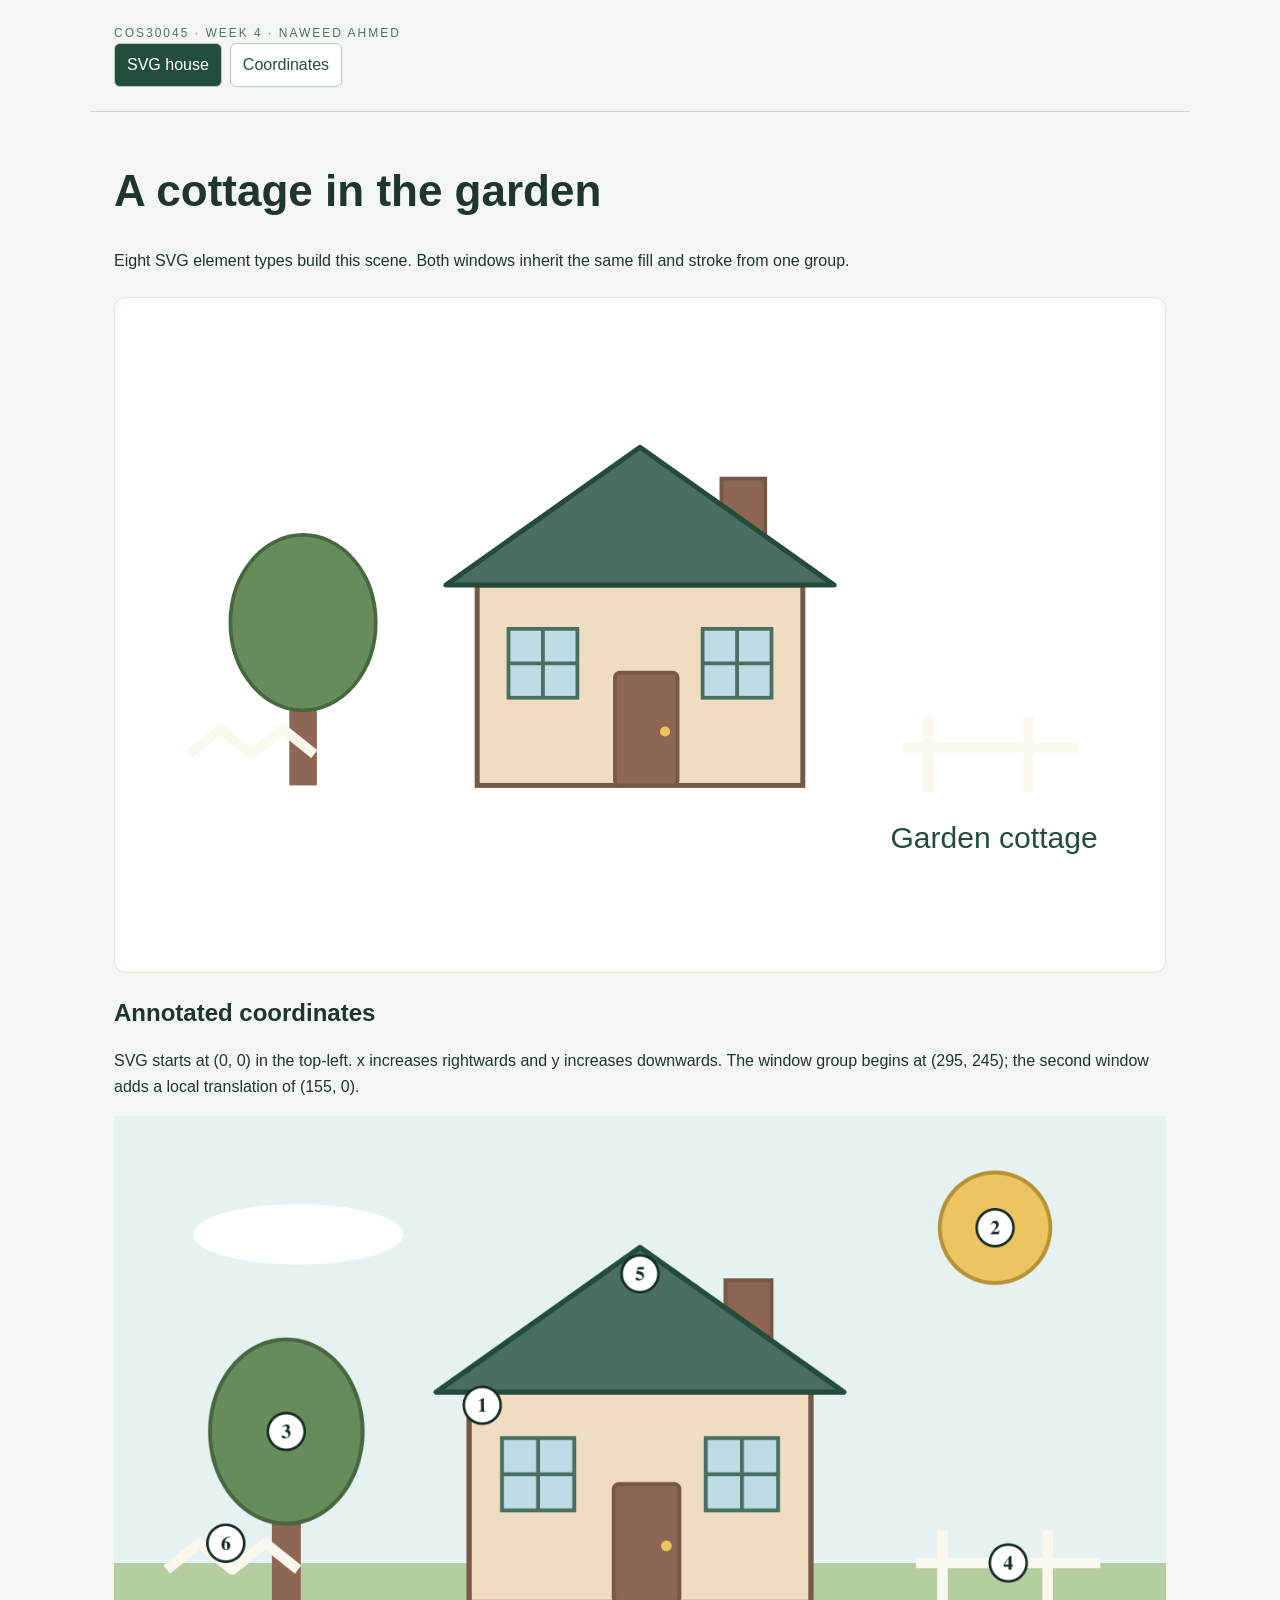
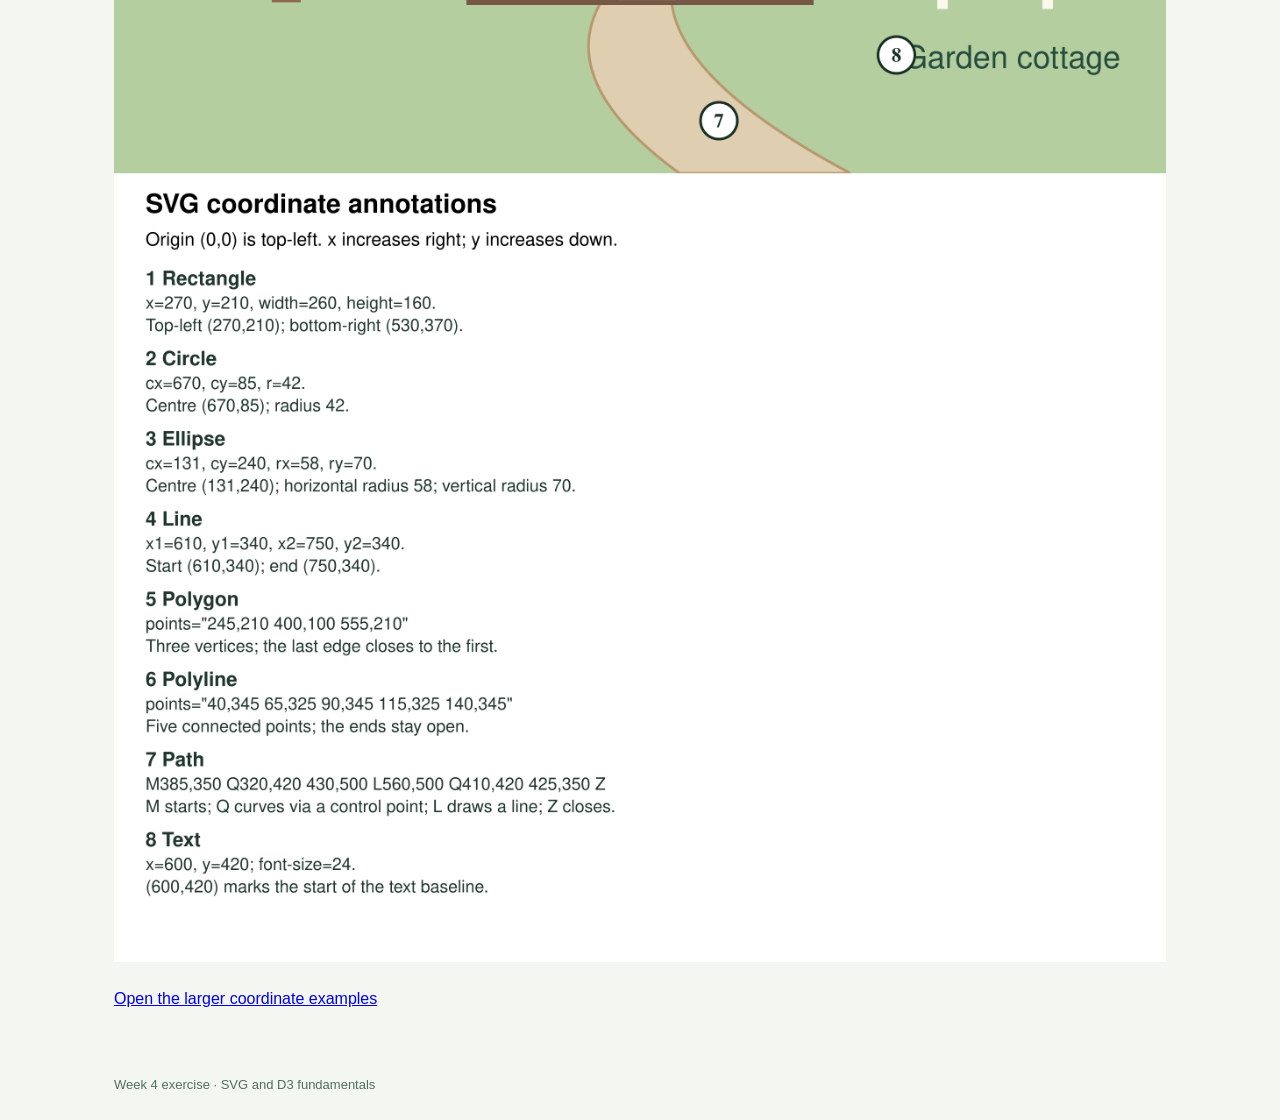
<file: exercise-4.1/index.html>
<!doctype html><html lang="en">
    <head>
        <meta charset="utf-8">
        <meta name="viewport" content="width=device-width,initial-scale=1">
        <title>Exercise 4.1 SVG house</title>
        <link rel="stylesheet" href="css/style.css">
    </head>
    <body>
        <header>
            <div class="eyebrow">COS30045 · Week 4 · Naweed Ahmed</div>
            <nav>
                <a href="index.html" aria-current="page">SVG house</a>
                <a href="annotations.html">Coordinates</a>
            </nav>
        </header>
        <main>
            <h1>A cottage in the garden</h1>
            <p>Eight SVG element types build this scene. Both windows inherit the same fill and stroke from one group.</p>
            <div class="panel">
                <svg id="house-scene" xmlns="http://www.w3.org/2000/svg" viewBox="0 0 800 500" role="img" aria-labelledby="house-title house-desc">
                    <title id="house-title">Garden cottage</title>
                    <desc id="house-desc">A cottage with two grouped windows, chimney, curved path, tree, sun, fence and garden sign.</desc>
    <rect x="270" y="210" width="260" height="160" fill="#f0dcc0" stroke="#775846" stroke-width="4"/>
    <rect x="465" y="125" width="35" height="75" fill="#8e6654" stroke="#775846" stroke-width="3"/>
    <polygon points="245,210 400,100 555,210" fill="#496f60" stroke="#234c3c" stroke-width="4" stroke-linejoin="round"/>
    <rect x="380" y="280" width="50" height="90" rx="4" fill="#8e6654" stroke="#775846" stroke-width="3"/>
    <circle cx="420" cy="327" r="4" fill="#ecc561"/>
    <g id="windows" fill="#bddce6" stroke="#496f60" stroke-width="3" transform="translate(295,245)">
        <g>
            <rect x="0" y="0" width="55" height="55"/>
            <line x1="27.5" y1="0" x2="27.5" y2="55"/>
            <line x1="0" y1="27.5" x2="55" y2="27.5"/>
        </g>
        <g transform="translate(155,0)">
            <rect x="0" y="0" width="55" height="55"/>
            <line x1="27.5" y1="0" x2="27.5" y2="55"/>
            <line x1="0" y1="27.5" x2="55" y2="27.5"/>
        </g>
    </g>
    <rect x="120" y="255" width="22" height="115" fill="#8e6654"/><ellipse cx="131" cy="240" rx="58" ry="70" fill="#678c5c" stroke="#466740" stroke-width="3"/>
    <polyline points="40,345 65,325 90,345 115,325 140,345" fill="none" stroke="#faf7ed" stroke-width="8" stroke-linejoin="round"/>
        <line x1="610" y1="340" x2="750" y2="340" stroke="#faf7ed" stroke-width="8"/>
        <line x1="630" y1="315" x2="630" y2="375" stroke="#faf7ed" stroke-width="8"/>
        <line x1="710" y1="315" x2="710" y2="375" stroke="#faf7ed" stroke-width="8"/>
        <text x="600" y="420" fill="#234c3c" font-size="24" font-family="Arial">Garden cottage</text></svg> 
    </div><h2>Annotated coordinates</h2>
    <p>SVG starts at (0, 0) in the top-left. x increases rightwards and y increases downwards. The window group begins at (295, 245); the second window adds a local translation of (155, 0).</p>
    <img src="images/coordinate-annotations.png" alt="Annotated examples of rectangle, circle, ellipse, line, polygon, polyline, path and text coordinates"><p>
        <a href="annotations.html">Open the larger coordinate examples</a></p>
</main>

<footer>Week 4 exercise · SVG and D3 fundamentals</footer>
</body>
</html>
</file>
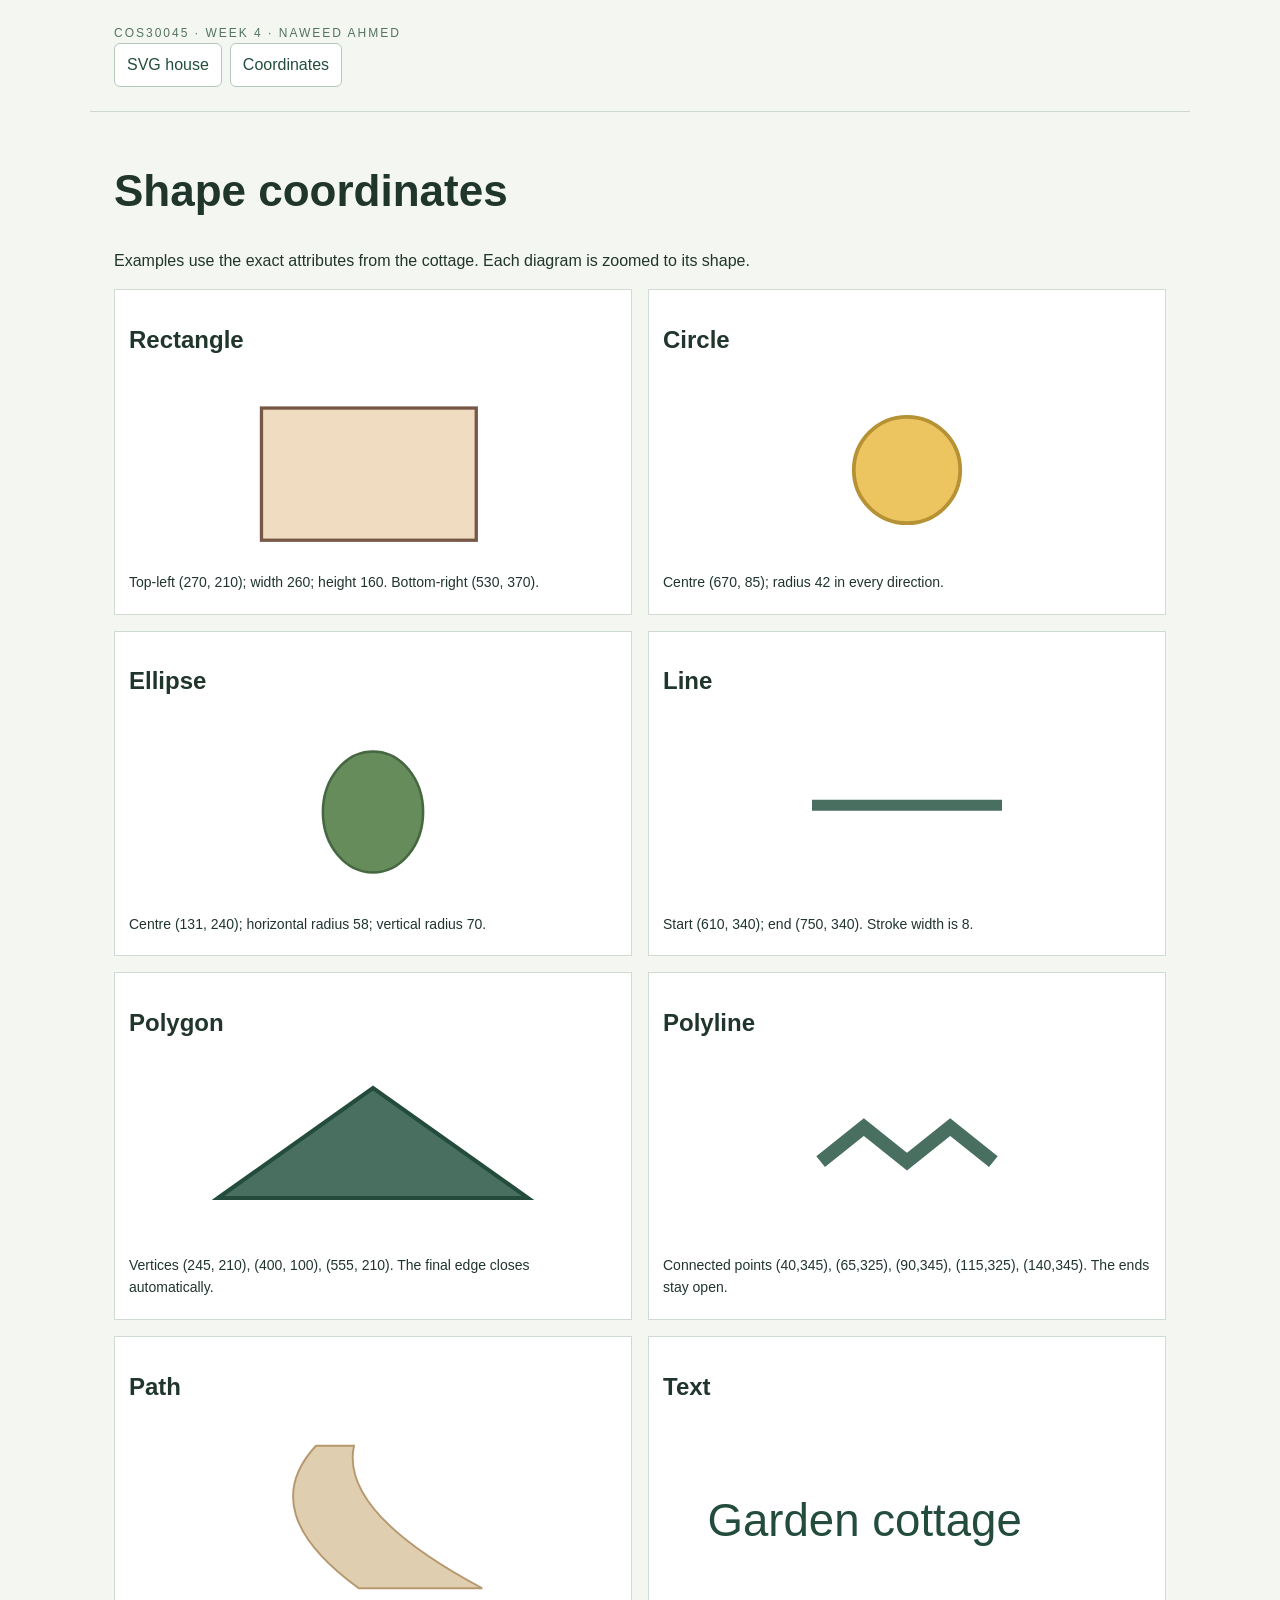
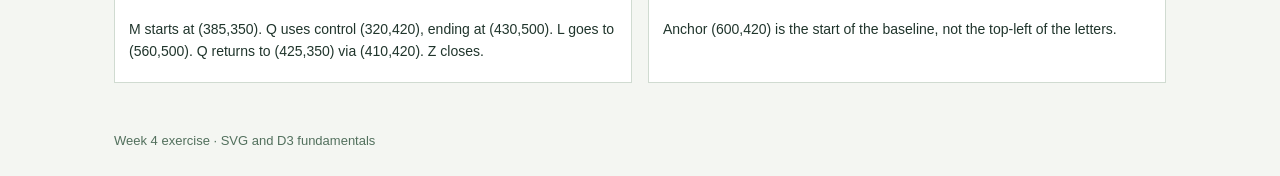
<file: exercise-4.1/annotations.html>
<!doctype html>
<html lang="en">
<head>
  <meta charset="utf-8">
  <meta name="viewport" content="width=device-width, initial-scale=1">

  <title>SVG coordinate annotations</title>

  <link rel="stylesheet" href="css/style.css">
</head>

<body>
  <header>
    <div class="eyebrow">
      COS30045 · Week 4 · Naweed Ahmed
    </div>

    <nav>
      <a href="index.html">SVG house</a>
      <a href="annotations.html">Coordinates</a>
    </nav>
  </header>

  <main>
    <h1>Shape coordinates</h1>

    <p>
      Examples use the exact attributes from the cottage.
      Each diagram is zoomed to its shape.
    </p>

    <div id="annotation-sheet" class="annotation-grid">
      <section>
        <h2>Rectangle</h2>

        <svg
          xmlns="http://www.w3.org/2000/svg"
          viewBox="230 170 350 230"
        >
          <rect
            x="270"
            y="210"
            width="260"
            height="160"
            fill="#f0dcc0"
            stroke="#775846"
            stroke-width="4"
          />
        </svg>

        <p>
          Top-left (270, 210); width 260; height 160.
          Bottom-right (530, 370).
        </p>
      </section>

      <section>
        <h2>Circle</h2>

        <svg
          xmlns="http://www.w3.org/2000/svg"
          viewBox="595 10 150 150"
        >
          <circle
            cx="670"
            cy="85"
            r="42"
            fill="#ecc561"
            stroke="#b79235"
            stroke-width="3"
          />
        </svg>

        <p>
          Centre (670, 85); radius 42 in every direction.
        </p>
      </section>

      <section>
        <h2>Ellipse</h2>

        <svg
          xmlns="http://www.w3.org/2000/svg"
          viewBox="40 130 182 220"
        >
          <ellipse
            cx="131"
            cy="240"
            rx="58"
            ry="70"
            fill="#678c5c"
            stroke="#466740"
            stroke-width="3"
          />
        </svg>

        <p>
          Centre (131, 240); horizontal radius 58;
          vertical radius 70.
        </p>
      </section>

      <section>
        <h2>Line</h2>

        <svg
          xmlns="http://www.w3.org/2000/svg"
          viewBox="580 275 200 140"
        >
          <line
            x1="610"
            y1="340"
            x2="750"
            y2="340"
            stroke="#496f60"
            stroke-width="8"
          />
        </svg>

        <p>
          Start (610, 340); end (750, 340).
          Stroke width is 8.
        </p>
      </section>

      <section>
        <h2>Polygon</h2>

        <svg
          xmlns="http://www.w3.org/2000/svg"
          viewBox="215 70 370 190"
        >
          <polygon
            points="245,210 400,100 555,210"
            fill="#496f60"
            stroke="#234c3c"
            stroke-width="4"
          />
        </svg>

        <p>
          Vertices (245, 210), (400, 100), (555, 210).
          The final edge closes automatically.
        </p>
      </section>

      <section>
        <h2>Polyline</h2>

        <svg
          xmlns="http://www.w3.org/2000/svg"
          viewBox="15 285 150 110"
        >
          <polyline
            points="40,345 65,325 90,345 115,325 140,345"
            fill="none"
            stroke="#496f60"
            stroke-width="8"
          />
        </svg>

        <p>
          Connected points (40,345), (65,325), (90,345),
          (115,325), (140,345). The ends stay open.
        </p>
      </section>

      <section>
        <h2>Path</h2>

        <svg
          xmlns="http://www.w3.org/2000/svg"
          viewBox="290 325 310 200"
        >
          <path
            d="
              M 385 350
              Q 320 420 430 500
              L 560 500
              Q 410 420 425 350
              Z
            "
            fill="#e0ceb0"
            stroke="#b7986e"
            stroke-width="2"
          />
        </svg>

        <p>
          M starts at (385,350).
          Q uses control (320,420), ending at (430,500).
          L goes to (560,500).
          Q returns to (425,350) via (410,420).
          Z closes.
        </p>
      </section>

      <section>
        <h2>Text</h2>

        <svg
          xmlns="http://www.w3.org/2000/svg"
          viewBox="580 360 250 100"
        >
          <text
            x="600"
            y="420"
            fill="#234c3c"
            font-size="24"
            font-family="Arial"
          >
            Garden cottage
          </text>
        </svg>

        <p>
          Anchor (600,420) is the start of the baseline,
          not the top-left of the letters.
        </p>
      </section>
    </div>
  </main>

  <footer>
    Week 4 exercise · SVG and D3 fundamentals
  </footer>
</body>
</html>
</file>
<file: exercise-4.1/css/style.css>
*{box-sizing:border-box}

body{
    margin:0;background:#f4f6f2;
    color:#20352c;
    font-family:Arial,sans-serif;
    line-height:1.6}
    
header,main,footer{
    max-width:1100px;
    margin:auto;
    padding:24px}
    
header{
    border-bottom:1px solid #d0d9d0}
    
    
nav{
    display:flex;
    flex-wrap:wrap;
    gap:8px}

nav a,button{
    padding:8px 12px;
    border:1px solid #b4c9bb;
    border-radius:6px;
    color:#234e3b;
    background:white;
    text-decoration:none;
    cursor:pointer}

nav a[aria-current=page]{
    background:#234e3b;
    color:white}

h1{
    font-size:clamp(28px,4vw,44px);
    line-height:1.2}
    
h2{
    line-height:1.3}

.eyebrow{
    font-size:12px;
    letter-spacing:2px;
    text-transform:uppercase;
    color:#53745f}
    
.panel{
    background:white;
    padding:24px;
    border-radius:12px;
    margin:24px 0;
    border:1px solid #dde5db}
    
    
.responsive-svg-container{
    margin:auto;
    width:100%;
    max-width:1200px}
    
    
svg{
    display:block;
    width:100%;
    height:auto}
    
button:focus-visible,a:focus-visible{
    outline:3px solid #ba6500}
    
.controls{
    display:flex;
    gap:10px;
    flex-wrap:wrap;
    align-items:center}
    
img{
    max-width:100%;
    height:auto}
    
table{
    width:100%;
    border-collapse:collapse}
    
th,td{
        text-align:
        left;padding:10px;
        border-bottom:1px solid #d7e0d6}
        
        
code{
    font-size:13px}
    
footer{
    font-size:13px;
    color:#52705d}
    
.error{color:#a32020}

.axis text{font-size:12px}

.annotation-grid{
    display:grid;
    grid-template-columns:repeat(2,1fr);
    gap:16px}
    
.annotation-grid section{
    border:1px solid #d0dbd1;
    padding:14px;
    background:white}
    
.annotation-grid svg{height:190px}

.annotation-grid p{
    font-size:14px;
    margin:6px 0}
    
@media(max-width:650px){header,main,footer{padding:16px}.panel{padding:12px}.annotation-grid{grid-template-columns:1fr}}
</file>
